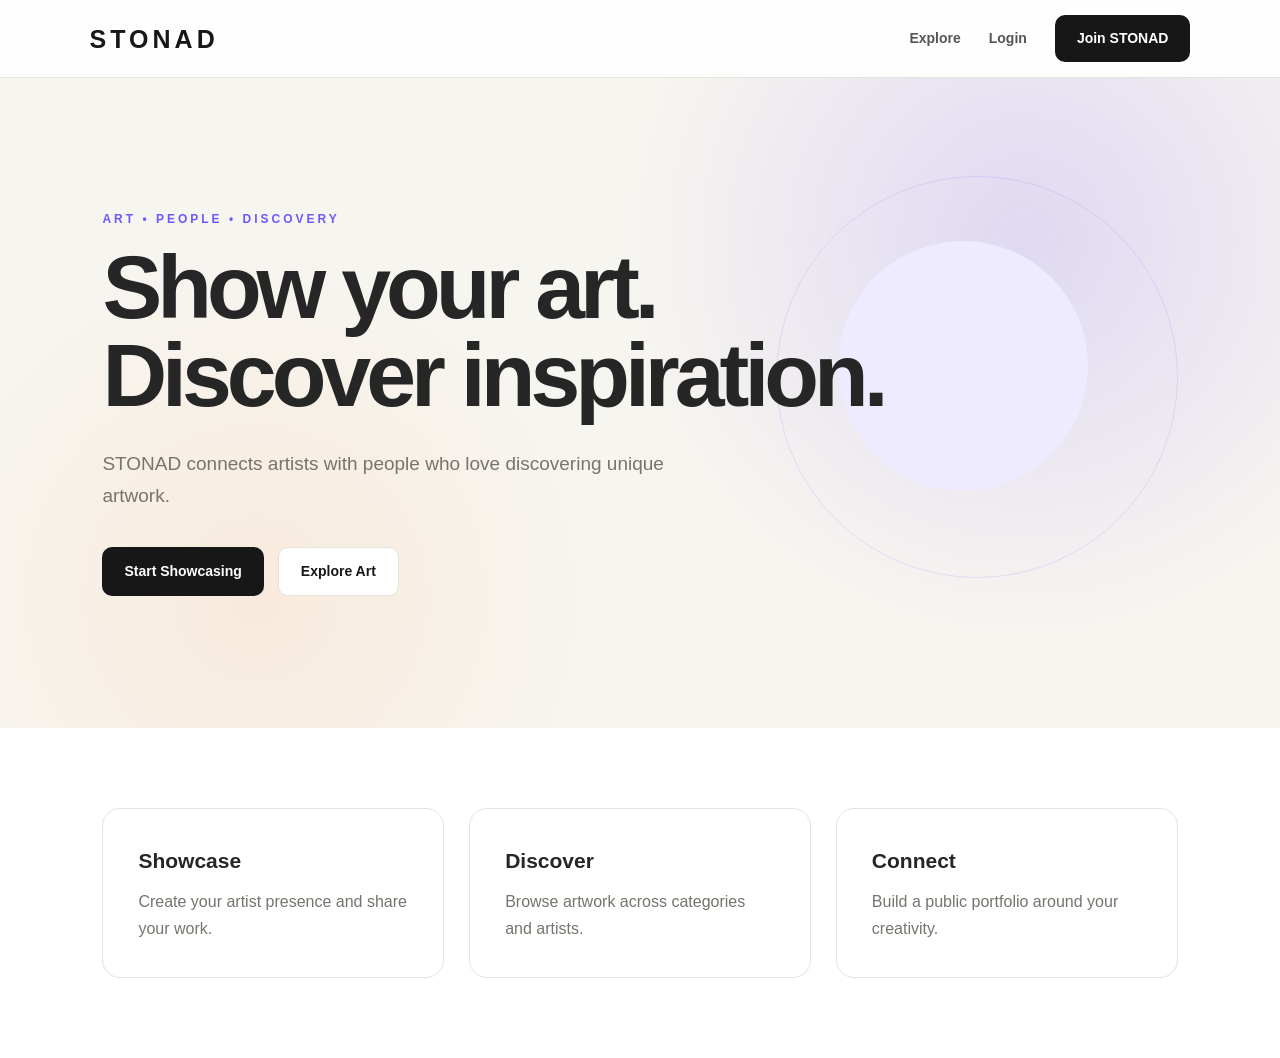
<file: src/main/webapp/index.html>
<!DOCTYPE html>
<html>
<head>
    <meta charset="UTF-8">
    <title>STONAD | Art Showcase</title>
    <link rel="stylesheet" href="css/style.css">
</head>
<body>
<nav>
    <a class="logo" href="index.html">STONAD</a>
    <div>
        <a href="gallery">Explore</a>
        <a href="login.html">Login</a>
        <a class="btn" href="register.html">Join STONAD</a>
    </div>
</nav>

<section class="hero">
    <div>
        <p class="eyebrow">ART • PEOPLE • DISCOVERY</p>
        <h1>Show your art.<br>Discover inspiration.</h1>
        <p>STONAD connects artists with people who love discovering unique artwork.</p>
        <div class="actions">
            <a class="btn" href="register.html">Start Showcasing</a>
            <a class="btn secondary" href="gallery">Explore Art</a>
        </div>
    </div>
</section>

<section class="features">
    <div><h3>Showcase</h3><p>Create your artist presence and share your work.</p></div>
    <div><h3>Discover</h3><p>Browse artwork across categories and artists.</p></div>
    <div><h3>Connect</h3><p>Build a public portfolio around your creativity.</p></div>
</section>
</body>
</html>
</file>
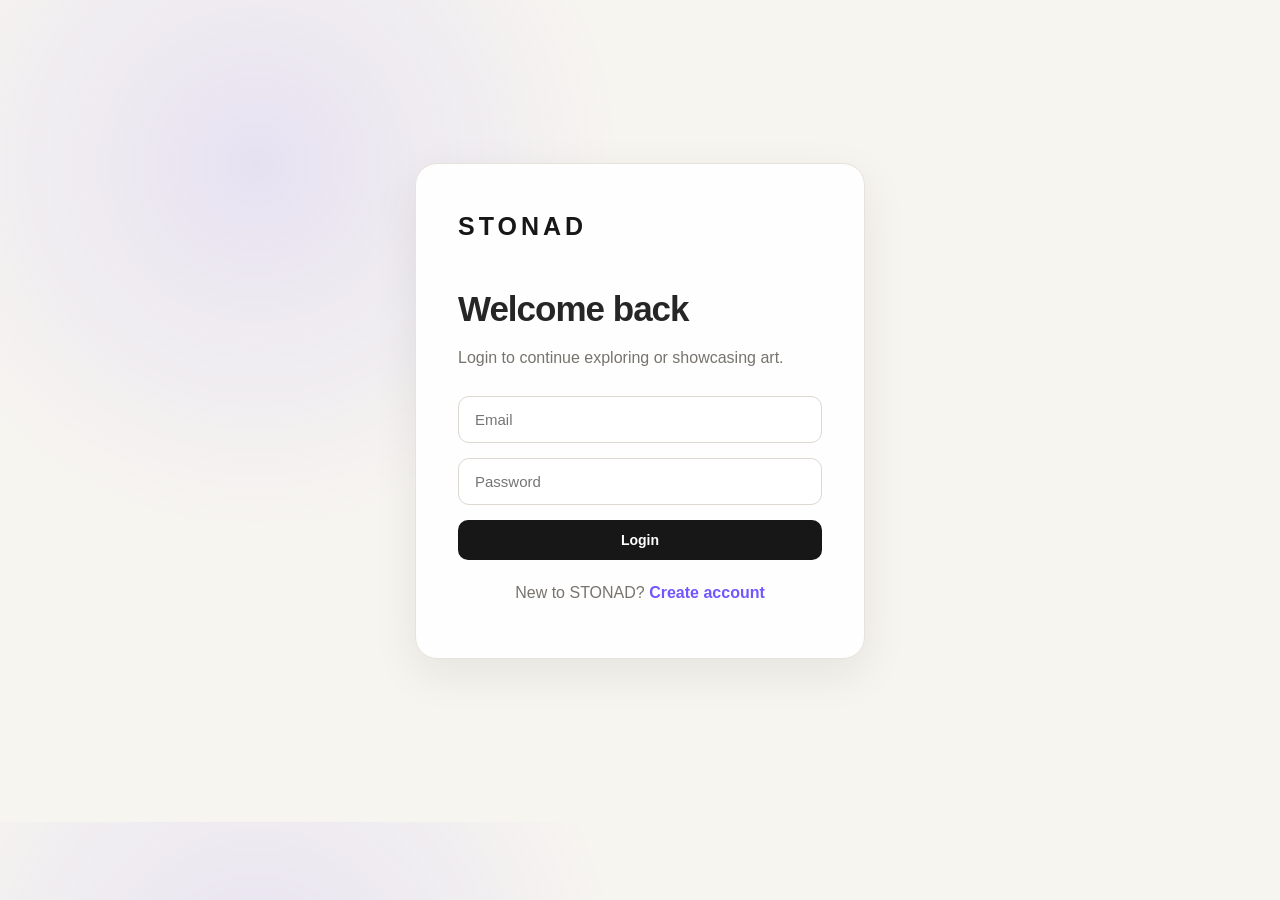
<file: src/main/webapp/login.html>
<!DOCTYPE html>
<html>
<head><meta charset="UTF-8"><title>Login | STONAD</title><link rel="stylesheet" href="css/style.css"></head>
<body class="form-page">
<div class="form-card">
    <a class="logo" href="index.html">STONAD</a>
    <h1>Welcome back</h1>
    <p>Login to continue exploring or showcasing art.</p>
    <form action="login" method="post">
        <input name="email" type="email" placeholder="Email" required>
        <input name="password" type="password" placeholder="Password" required>
        <button class="btn" type="submit">Login</button>
    </form>
    <p>New to STONAD? <a href="register.html">Create account</a></p>
</div>
</body>
</html>
</file>
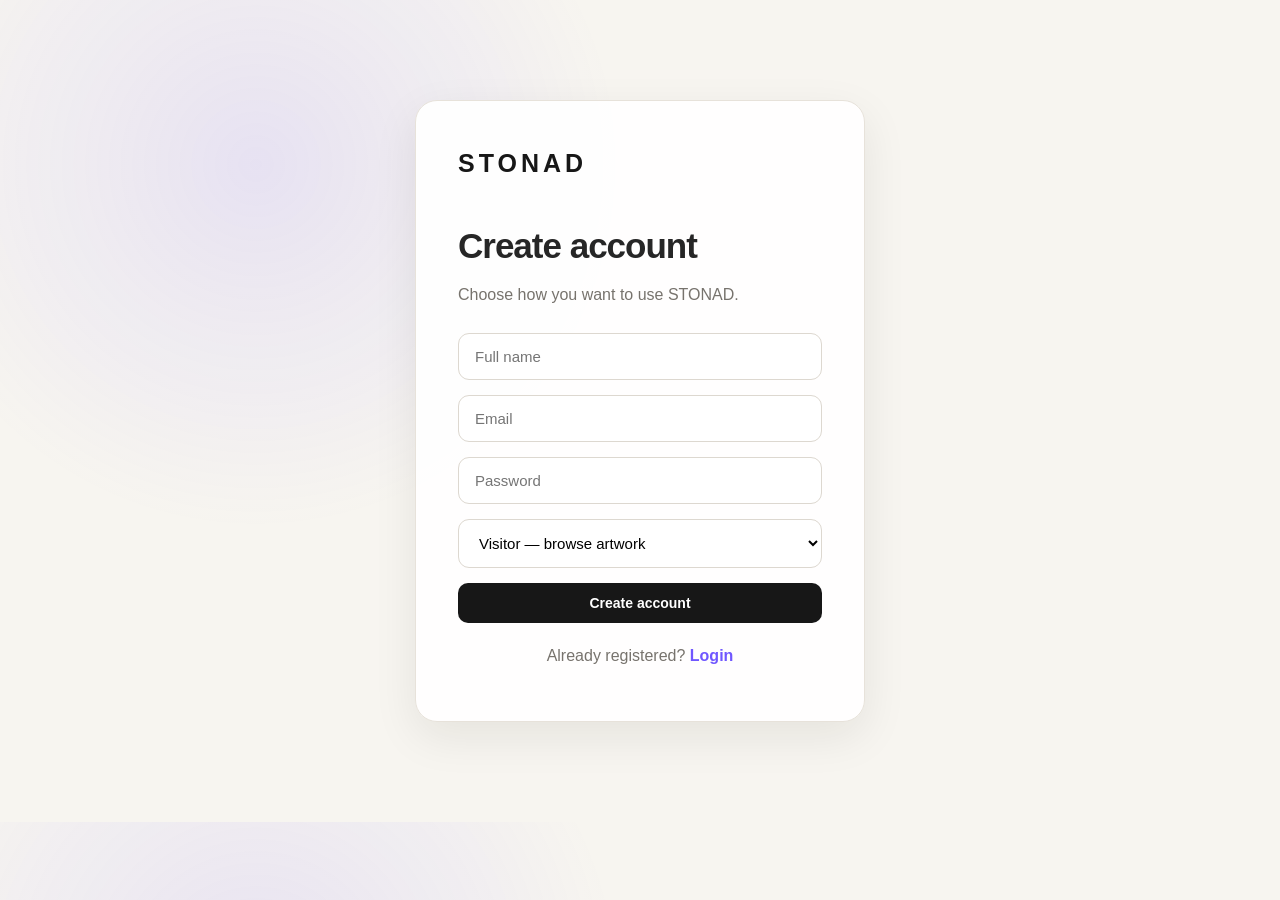
<file: src/main/webapp/register.html>
<!DOCTYPE html>
<html>
<head><meta charset="UTF-8"><title>Register | STONAD</title><link rel="stylesheet" href="css/style.css"></head>
<body class="form-page">
<div class="form-card">
    <a class="logo" href="index.html">STONAD</a>
    <h1>Create account</h1>
    <p>Choose how you want to use STONAD.</p>
    <form action="register" method="post">
        <input name="name" placeholder="Full name" required>
        <input name="email" type="email" placeholder="Email" required>
        <input name="password" type="password" placeholder="Password" required>
        <select name="role" required>
            <option value="VISITOR">Visitor — browse artwork</option>
            <option value="ARTIST">Artist — showcase artwork</option>
        </select>
        <button class="btn" type="submit">Create account</button>
    </form>
    <p>Already registered? <a href="login.html">Login</a></p>
</div>
</body>
</html>
</file>
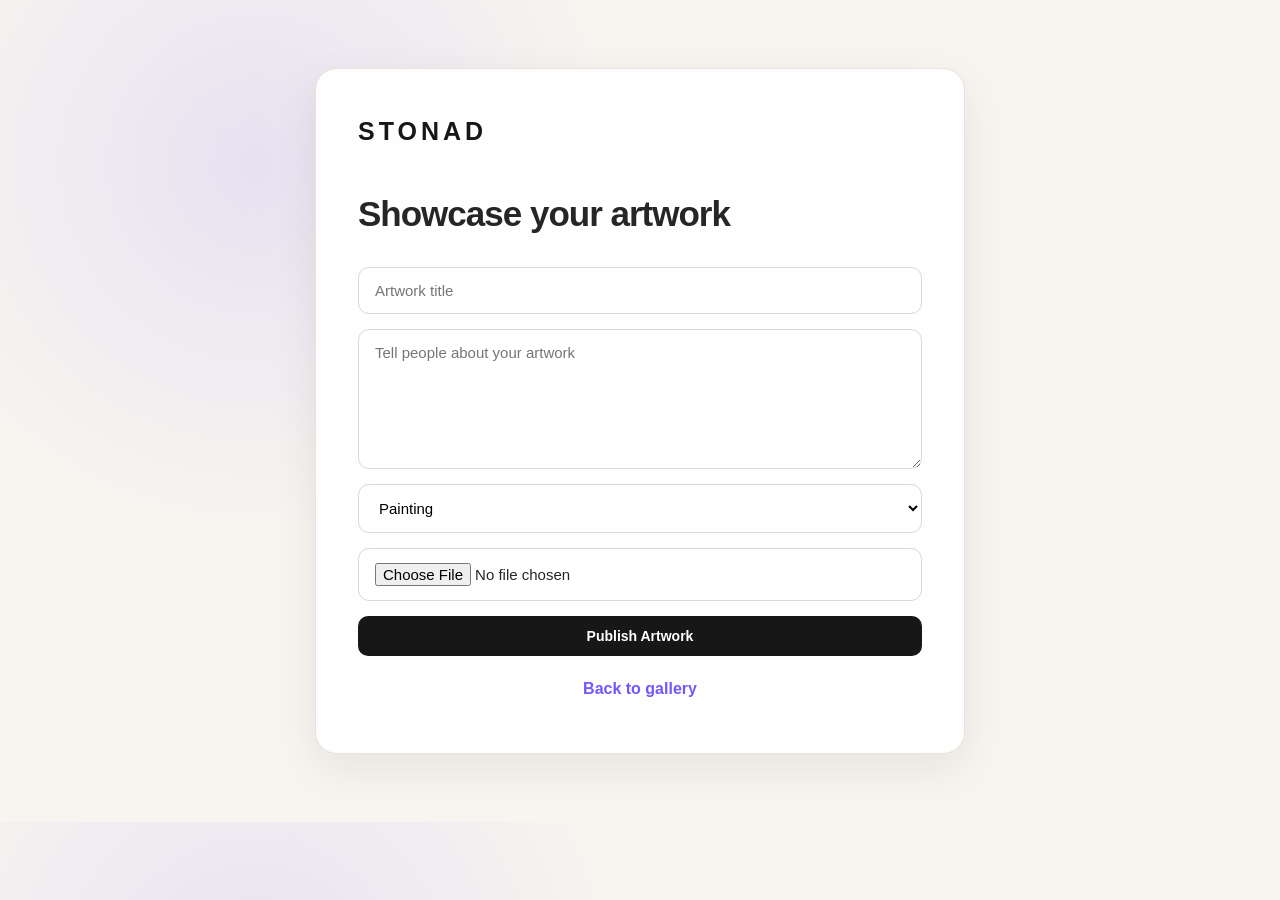
<file: src/main/webapp/upload.html>
<!DOCTYPE html>
<html>
<head><meta charset="UTF-8"><title>Upload Artwork | STONAD</title><link rel="stylesheet" href="css/style.css"></head>
<body class="form-page">
<div class="form-card wide">
    <a class="logo" href="index.html">STONAD</a>
    <h1>Showcase your artwork</h1>
    <form action="upload-artwork" method="post" enctype="multipart/form-data">
        <input name="title" placeholder="Artwork title" required>
        <textarea name="description" placeholder="Tell people about your artwork"></textarea>
        <select name="categoryId" required>
            <option value="1">Painting</option>
            <option value="2">Sketch</option>
            <option value="3">Digital Art</option>
            <option value="4">Photography</option>
            <option value="5">Sculpture</option>
            <option value="6">Abstract</option>
            <option value="7">Other</option>
        </select>
        <input name="image" type="file" accept="image/*" required>
        <button class="btn" type="submit">Publish Artwork</button>
    </form>
    <p><a href="gallery">Back to gallery</a></p>
</div>
</body>
</html>
</file>
<file: src/main/webapp/css/style.css>
/* =====================================================
   STONAD - Modern Art Showcase UI
   ===================================================== */

:root {
    --bg: #f7f5f0;
    --surface: #ffffff;
    --dark: #171717;
    --text: #262626;
    --muted: #77736d;
    --border: #e7e2da;
    --accent: #7057ff;
    --accent-dark: #5740e6;
    --soft-purple: #eeeaff;
    --shadow: 0 15px 45px rgba(25, 20, 10, 0.08);
    --radius: 18px;
}

* {
    margin: 0;
    padding: 0;
    box-sizing: border-box;
}

html {
    scroll-behavior: smooth;
}

body {
    font-family: "Inter", "Segoe UI", Arial, sans-serif;
    background: var(--bg);
    color: var(--text);
    line-height: 1.6;
}

a {
    text-decoration: none;
    color: inherit;
}

button,
input,
textarea,
select {
    font-family: inherit;
}

/* =====================================================
   NAVBAR
   ===================================================== */

nav {
    height: 78px;
    padding: 0 7%;
    display: flex;
    align-items: center;
    justify-content: space-between;

    background: rgba(255, 255, 255, 0.88);
    backdrop-filter: blur(15px);

    border-bottom: 1px solid var(--border);

    position: sticky;
    top: 0;
    z-index: 100;
}

.logo {
    font-size: 25px;
    font-weight: 900;
    letter-spacing: 4px;
    color: var(--dark);
}

nav div {
    display: flex;
    align-items: center;
    gap: 28px;
}

nav div a:not(.btn) {
    font-size: 14px;
    font-weight: 600;
    color: #555;
    transition: 0.25s;
}

nav div a:not(.btn):hover {
    color: var(--accent);
}

/* =====================================================
   BUTTONS
   ===================================================== */

.btn {
    display: inline-flex;
    align-items: center;
    justify-content: center;

    border: none;
    background: var(--dark);
    color: white;

    padding: 12px 22px;
    border-radius: 10px;

    font-size: 14px;
    font-weight: 700;

    cursor: pointer;

    transition:
        transform 0.25s ease,
        box-shadow 0.25s ease,
        background 0.25s ease;
}

.btn:hover {
    background: var(--accent);
    transform: translateY(-2px);
    box-shadow: 0 10px 25px rgba(112, 87, 255, 0.25);
}

.btn.secondary {
    background: white;
    color: var(--dark);
    border: 1px solid var(--border);
}

.btn.secondary:hover {
    border-color: var(--accent);
    color: var(--accent);
    background: white;
}

/* =====================================================
   HERO SECTION
   ===================================================== */

.hero {
    min-height: 650px;

    padding: 100px 8%;

    display: flex;
    align-items: center;

    position: relative;
    overflow: hidden;

    background:
        radial-gradient(
            circle at 80% 25%,
            rgba(112, 87, 255, 0.18),
            transparent 35%
        ),
        radial-gradient(
            circle at 20% 80%,
            rgba(255, 170, 100, 0.14),
            transparent 30%
        ),
        var(--bg);
}

.hero::before {
    content: "";

    position: absolute;

    width: 400px;
    height: 400px;

    border-radius: 50%;

    border: 1px solid rgba(112, 87, 255, 0.15);

    right: 8%;
    top: 15%;
}

.hero::after {
    content: "";

    position: absolute;

    width: 250px;
    height: 250px;

    border-radius: 50%;

    background: var(--soft-purple);

    right: 15%;
    top: 25%;

    z-index: 0;
}

.hero > div {
    position: relative;
    z-index: 2;
}

.eyebrow {
    font-size: 12px !important;
    font-weight: 800;

    letter-spacing: 3px;

    color: var(--accent) !important;

    margin-bottom: 15px;
}

.hero h1 {
    font-size: clamp(52px, 7vw, 90px);

    line-height: 0.98;

    letter-spacing: -5px;

    margin-bottom: 28px;

    max-width: 800px;
}

.hero p:not(.eyebrow) {
    max-width: 620px;

    font-size: 19px;

    color: var(--muted);

    line-height: 1.7;
}

.actions {
    display: flex;
    gap: 14px;

    margin-top: 35px;
}

/* =====================================================
   FEATURES
   ===================================================== */

.features {
    padding: 80px 8%;

    display: grid;

    grid-template-columns: repeat(3, 1fr);

    gap: 25px;

    background: #fff;
}

.features div {
    padding: 35px;

    border: 1px solid var(--border);

    border-radius: var(--radius);

    background: var(--surface);

    transition: 0.3s;
}

.features div:hover {
    transform: translateY(-6px);

    box-shadow: var(--shadow);

    border-color: #d8d0ff;
}

.features h3 {
    font-size: 21px;

    margin-bottom: 10px;
}

.features p {
    color: var(--muted);

    line-height: 1.7;
}

/* =====================================================
   FORM PAGES
   ===================================================== */

.form-page {
    min-height: calc(100vh - 78px);

    display: grid;

    place-items: center;

    padding: 50px 20px;

    background:
        radial-gradient(
            circle at 20% 20%,
            rgba(112, 87, 255, 0.12),
            transparent 30%
        ),
        var(--bg);
}

.form-card {
    width: min(450px, 100%);

    padding: 42px;

    background: rgba(255, 255, 255, 0.95);

    border: 1px solid var(--border);

    border-radius: 22px;

    box-shadow: var(--shadow);
}

.form-card.wide {
    width: min(650px, 100%);
}

.form-card .logo {
    display: inline-block;

    margin-bottom: 35px;
}

.form-card h1 {
    font-size: 35px;

    letter-spacing: -1px;

    margin-bottom: 8px;
}

.form-card > p {
    color: var(--muted);

    margin-bottom: 10px;
}

.form-card > p:last-child {
    margin-top: 20px;

    text-align: center;
}

.form-card > p a {
    color: var(--accent);

    font-weight: 700;
}

form {
    display: grid;

    gap: 15px;

    margin-top: 25px;
}

input,
textarea,
select {
    width: 100%;

    padding: 14px 16px;

    border: 1px solid #ddd8d0;

    border-radius: 11px;

    outline: none;

    font-size: 15px;

    background: #fff;

    transition: 0.25s;
}

input:focus,
textarea:focus,
select:focus {
    border-color: var(--accent);

    box-shadow: 0 0 0 4px rgba(112, 87, 255, 0.1);
}

textarea {
    min-height: 140px;

    resize: vertical;
}

/* =====================================================
   GALLERY HEADER
   ===================================================== */

.page-head {
    padding: 75px 7% 40px;

    background:
        linear-gradient(
            120deg,
            #f7f5f0,
            #eeeaff
        );
}

.page-head h1 {
    font-size: clamp(42px, 6vw, 65px);

    letter-spacing: -3px;

    margin: 5px 0 30px;
}

.search {
    display: grid;

    grid-template-columns: 2fr 1fr auto;

    gap: 12px;

    max-width: 900px;

    margin: 0;
}

/* =====================================================
   ARTWORK GRID
   ===================================================== */

.grid {
    padding: 45px 7% 90px;

    display: grid;

    grid-template-columns:
        repeat(auto-fill, minmax(270px, 1fr));

    gap: 28px;
}

.art-card {
    background: var(--surface);

    border: 1px solid var(--border);

    border-radius: var(--radius);

    overflow: hidden;

    transition:
        transform 0.3s ease,
        box-shadow 0.3s ease;
}

.art-card:hover {
    transform: translateY(-8px);

    box-shadow: var(--shadow);
}

.art-card > a {
    display: block;

    overflow: hidden;
}

.art-card img {
    width: 100%;

    height: 310px;

    object-fit: cover;

    display: block;

    transition: transform 0.5s ease;
}

.art-card:hover img {
    transform: scale(1.06);
}

.art-info {
    padding: 22px;
}

.art-info span {
    display: inline-block;

    padding: 5px 10px;

    border-radius: 20px;

    background: var(--soft-purple);

    color: var(--accent);

    font-size: 11px;

    font-weight: 800;

    text-transform: uppercase;

    letter-spacing: 0.7px;
}

.art-info h2 {
    font-size: 21px;

    margin: 13px 0 5px;

    letter-spacing: -0.5px;
}

.art-info p {
    color: var(--muted);

    margin-bottom: 12px;
}

.art-info > a:last-child {
    color: var(--accent);

    font-size: 14px;

    font-weight: 700;
}

.art-info > a:last-child:hover {
    color: var(--accent-dark);
}

/* =====================================================
   EMPTY STATE
   ===================================================== */

.empty {
    grid-column: 1 / -1;

    padding: 80px 30px;

    text-align: center;

    background: white;

    border: 1px solid var(--border);

    border-radius: var(--radius);
}

.empty h2 {
    font-size: 28px;

    margin-bottom: 8px;
}

.empty p {
    color: var(--muted);
}

/* =====================================================
   ARTWORK DETAILS
   ===================================================== */

.details {
    max-width: 1150px;

    margin: 70px auto;

    padding: 0 25px;

    display: grid;

    grid-template-columns: 1.15fr 0.85fr;

    gap: 70px;

    align-items: start;
}

.details > div:first-child {
    background: white;

    border-radius: 22px;

    padding: 15px;

    border: 1px solid var(--border);

    box-shadow: var(--shadow);
}

.details img {
    width: 100%;

    max-height: 650px;

    object-fit: contain;

    display: block;

    border-radius: 14px;
}

.details h1 {
    font-size: clamp(42px, 5vw, 65px);

    line-height: 1;

    letter-spacing: -3px;

    margin: 8px 0 20px;
}

.details h3 {
    font-size: 17px;

    margin-bottom: 25px;
}

.details p {
    color: var(--muted);

    font-size: 17px;

    line-height: 1.8;
}

.danger {
    border: none;

    background: #b83232;

    color: white;

    padding: 12px 20px;

    border-radius: 9px;

    font-weight: 700;

    cursor: pointer;

    transition: 0.25s;
}

.danger:hover {
    background: #922525;

    transform: translateY(-2px);
}

/* =====================================================
   SCROLLBAR
   ===================================================== */

::-webkit-scrollbar {
    width: 9px;
}

::-webkit-scrollbar-track {
    background: #eeeae3;
}

::-webkit-scrollbar-thumb {
    background: #b9b2a8;

    border-radius: 10px;
}

::-webkit-scrollbar-thumb:hover {
    background: #8f887e;
}

/* =====================================================
   RESPONSIVE
   ===================================================== */

@media (max-width: 850px) {

    nav {
        padding: 0 5%;
    }

    nav div {
        gap: 14px;
    }

    .hero {
        min-height: 580px;

        padding: 80px 7%;
    }

    .hero h1 {
        font-size: 55px;
    }

    .features {
        grid-template-columns: 1fr;
    }

    .details {
        grid-template-columns: 1fr;

        gap: 35px;

        margin-top: 40px;
    }
}

@media (max-width: 650px) {

    nav {
        height: auto;

        padding: 18px 5%;

        gap: 15px;

        flex-direction: column;
    }

    nav div {
        flex-wrap: wrap;

        justify-content: center;
    }

    .hero {
        padding: 70px 6%;
    }

    .hero h1 {
        font-size: 48px;

        letter-spacing: -3px;
    }

    .actions {
        flex-direction: column;

        align-items: stretch;
    }

    .search {
        grid-template-columns: 1fr;
    }

    .page-head {
        padding: 55px 6% 30px;
    }

    .grid {
        padding: 30px 6% 60px;

        grid-template-columns: 1fr;
    }

    .form-card {
        padding: 30px 24px;
    }

    .details {
        padding: 0 18px;
    }
}

/* =====================================================
   HOME PAGE - LATEST ARTWORK
   ===================================================== */

.latest-art {
    padding: 90px 7%;
    background: #f7f5f0;
}

.section-heading {
    display: flex;
    justify-content: space-between;
    align-items: end;

    margin-bottom: 35px;
}

.section-heading h2 {
    font-size: 48px;
    letter-spacing: -2px;
    margin-top: 5px;
}

.section-heading > a {
    color: #7057ff;
    font-weight: 700;
}

.how-section {
    padding: 90px 7%;
    background: white;
}

.how-section .features {
    padding: 0;
    background: transparent;
}

footer {
    padding: 55px 7%;

    display: flex;
    justify-content: space-between;

    background: #171717;
    color: white;
}

footer strong {
    font-size: 22px;
    letter-spacing: 3px;
}

footer p {
    color: #aaa;
}

footer div:last-child {
    display: flex;
    gap: 25px;
}

footer a:hover {
    color: #9c8cff;
}

@media (max-width: 700px) {

    .section-heading {
        align-items: start;
        flex-direction: column;
        gap: 15px;
    }

    .section-heading h2 {
        font-size: 38px;
    }

    footer {
        flex-direction: column;
        gap: 25px;
    }

}

```css
/* =================================
   LIKE + COMMENT
   ================================= */

.social-actions {
    display: flex;
    align-items: center;
    gap: 20px;
    margin: 28px 0;
    padding: 16px 0;
    border-top: 1px solid var(--border);
    border-bottom: 1px solid var(--border);
}

/* Remove default form spacing */
.social-actions form {
    margin: 0;
}

/* Like button */
.like-button {
    display: inline-flex;
    align-items: center;
    gap: 8px;
    border: none;
    background: transparent;
    padding: 8px 10px;
    color: #666;
    font-size: 15px;
    font-weight: 600;
    cursor: pointer;
    border-radius: 10px;

    transition:
        color 0.2s ease,
        background 0.2s ease,
        transform 0.2s ease;
}

/* Heart icon */
.like-button i {
    font-size: 21px;
    line-height: 1;
}

/* Like count */
.like-button .count {
    font-weight: 700;
}

/* Hover */
.like-button:hover {
    color: #e63946;
    background: #fff1f2;
    transform: translateY(-1px);
}

/* Liked state */
.like-button.liked {
    color: #e63946;
}

.like-button.liked i {
    animation: heartPop 0.25s ease;
}

/* Heart animation */
@keyframes heartPop {

    0% {
        transform: scale(1);
    }

    50% {
        transform: scale(1.3);
    }

    100% {
        transform: scale(1);
    }
}


/* =================================
   LIKE INFO - LOGGED OUT
   ================================= */

.like-info {
    display: inline-flex;
    align-items: center;
    gap: 8px;
    color: #666;
    font-size: 15px;
}

.like-info i {
    font-size: 21px;
    line-height: 1;
}


/* =================================
   COMMENT INFO
   ================================= */

.comment-info {
    display: inline-flex;
    align-items: center;
    gap: 8px;
    color: #666;
    font-size: 15px;
    font-weight: 600;
    padding: 8px 10px;
    border-radius: 10px;

    transition:
        color 0.2s ease,
        background 0.2s ease,
        transform 0.2s ease;
}

.comment-info i {
    font-size: 20px;
    line-height: 1;
}

.comment-info:hover {
    color: var(--accent);
    background: var(--soft-purple);
    transform: translateY(-1px);
}

/* Count */
.social-actions .count {
    font-weight: 700;
}


/* =================================
   COMMENT SECTION
   ================================= */

.comment-section {
    margin-top: 35px;
}

.comment-section h2 {
    font-size: 26px;
    margin-bottom: 20px;
}


/* =================================
   COMMENT FORM
   ================================= */

.comment-form {
    display: flex;
    flex-direction: column;
    gap: 12px;
    margin-top: 0;
}

.comment-form textarea {
    width: 100%;
    min-height: 100px;
    box-sizing: border-box;
    padding: 14px 16px;

    border: 1px solid var(--border);
    border-radius: 12px;

    resize: vertical;
    font-family: inherit;
    font-size: 14px;
    outline: none;
    background: white;

    transition: 0.2s ease;
}

.comment-form textarea:focus {
    border-color: var(--accent);

    box-shadow:
        0 0 0 3px
        rgba(112, 87, 255, 0.10);
}


/* =================================
   POST COMMENT BUTTON
   ================================= */

.comment-form button {
    width: fit-content;

    display: inline-flex;
    align-items: center;
    gap: 8px;

    padding: 11px 18px;

    border: none;
    border-radius: 9px;

    background: var(--dark);
    color: white;

    font-size: 14px;
    font-weight: 600;

    cursor: pointer;

    transition: 0.2s ease;
}

.comment-form button:hover {
    background: var(--accent);
    transform: translateY(-1px);
}


/* =================================
   COMMENTS
   ================================= */

.comment-list {
    margin-top: 28px;

    display: flex;
    flex-direction: column;
}

.comment-card {
    padding: 17px 0;
    border-bottom: 1px solid var(--border);
}

.comment-header {
    display: flex;
    justify-content: space-between;
    align-items: center;
    gap: 15px;
}

.comment-header strong {
    display: flex;
    align-items: center;
    gap: 7px;
    font-size: 15px;
}

.comment-header strong i {
    font-size: 14px;
    color: var(--muted);
}

.comment-header small {
    color: #999;
    font-size: 12px;
}

.comment-card p {
    margin-top: 8px;
    color: #444;
    font-size: 14px;
    line-height: 1.6;
}

.no-comments {
    color: #888;
    padding: 20px 0;
    font-size: 14px;
}

.login-message {
    color: var(--muted);
    font-size: 14px;
}


/* =================================
   MOBILE
   ================================= */

@media (max-width: 650px) {

    .social-actions {
        gap: 10px;
    }

    .like-button,
    .like-info,
    .comment-info {
        font-size: 14px;
    }

    .like-button i,
    .like-info i {
        font-size: 19px;
    }

    .comment-info i {
        font-size: 18px;
    }

    .comment-header {
        align-items: flex-start;
        flex-direction: column;
        gap: 4px;
    }
}
</file>
